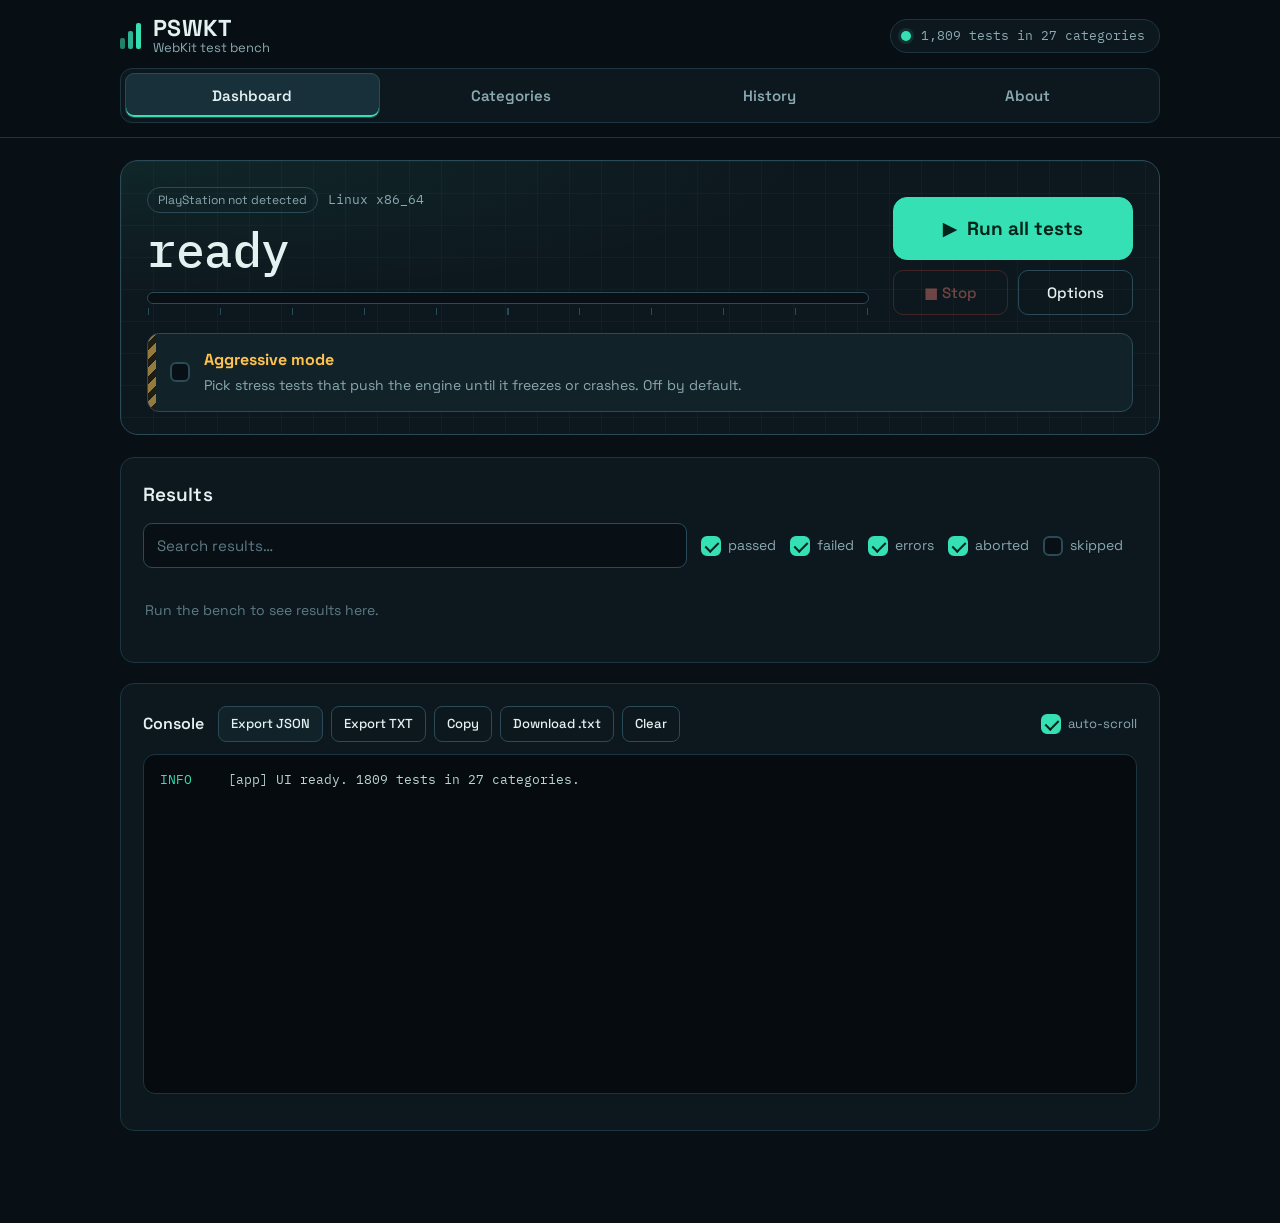
<file: index.html>
<!DOCTYPE html>
<html lang="en">
<head>
  <meta charset="utf-8">
  <meta name="viewport" content="width=device-width, initial-scale=1">
  <meta name="referrer" content="no-referrer">
  <title>PSWKT &mdash; WebKit test bench</title>
  <link rel="preconnect" href="https://fonts.googleapis.com">
  <link rel="preconnect" href="https://fonts.gstatic.com" crossorigin>
  <link rel="stylesheet" href="https://fonts.googleapis.com/css2?family=IBM+Plex+Mono:wght@400;500;600&family=Space+Grotesk:wght@400;500;600;700&display=swap">
  <link rel="stylesheet" href="css/styles.css?v=8">
</head>
<body>
  <header class="app-header">
    <div class="wrap header-inner">
      <div class="brand">
        <span class="brand-mark" aria-hidden="true"><span></span><span></span><span></span></span>
        <div class="brand-text">
          <h1 class="brand-name">PSWKT</h1>
          <span class="brand-sub">WebKit test bench</span>
        </div>
      </div>
      <div class="bench-status">
        <span class="status-lamp" aria-hidden="true"></span>
        <span id="brand-stats" class="brand-stats"></span>
      </div>
    </div>
    <div class="wrap">
      <nav class="tabbar" role="tablist" aria-label="Sections">
        <button class="tab is-active" type="button" role="tab" data-tab="dashboard" id="tab-dashboard">Dashboard</button>
        <button class="tab" type="button" role="tab" data-tab="categories" id="tab-categories">Categories</button>
        <button class="tab" type="button" role="tab" data-tab="history" id="tab-history">History</button>
        <button class="tab" type="button" role="tab" data-tab="about" id="tab-about">About</button>
      </nav>
    </div>
  </header>

  <main class="wrap">
    <div id="crash-banner" class="crash-banner" style="display:none"></div>

    <!-- ===================== DASHBOARD ===================== -->
    <section class="tabpanel is-active" id="panel-dashboard" role="tabpanel" aria-labelledby="tab-dashboard">
      <section class="bench" aria-label="Test bench">
        <div class="bench-top">
          <div class="readout">
            <div id="ps-hint" class="ps-line"></div>
            <div id="progress-text" class="progress-text" aria-live="polite">ready</div>
            <div class="meter" aria-hidden="true">
              <div class="progress-track"><div id="progress-bar" class="progress-bar"></div></div>
              <div class="meter-ticks"></div>
            </div>
          </div>
          <div class="bench-controls">
            <button id="btn-run-all" class="btn primary big" type="button">&#9654;&nbsp; Run all tests</button>
            <div class="bench-controls-row">
              <button id="btn-stop" class="btn danger" type="button" disabled>&#9632; Stop</button>
              <button id="btn-options-toggle" class="btn ghost" type="button">Options</button>
            </div>
          </div>
        </div>

        <div id="summary" class="summary"></div>

        <div id="options-panel" class="options-panel" style="display:none">
          <div class="options">
            <label>Deadline per test (ms)<input id="opt-timeout" type="number" value="4000" min="100" step="100"></label>
            <label>Memory budget (MB)<input id="opt-memory" type="number" value="64" min="1" step="1"></label>
            <label>Iteration cap<input id="opt-maxiter" type="number" value="5000000" min="1000" step="1000"></label>
          </div>
          <label class="toggle-card"><input id="opt-stream" type="checkbox"> Send the live log to the server as it runs (needs <code>api/log-stream.php</code>)</label>
        </div>

        <label class="hazard" for="opt-aggressive">
          <input id="opt-aggressive" type="checkbox">
          <span class="hazard-text"><b>Aggressive mode</b><span>Pick stress tests that push the engine until it freezes or crashes. Off by default.</span></span>
        </label>
        <div id="aggressive-list" class="aggressive-list" style="display:none"></div>
      </section>

      <section class="panel">
        <h2 class="panel-h">Results</h2>
        <div class="results-filter">
          <input id="result-search" type="text" placeholder="Search results&hellip;" spellcheck="false">
          <label><input id="filter-pass" type="checkbox" checked> passed</label>
          <label><input id="filter-fail" type="checkbox" checked> failed</label>
          <label><input id="filter-error" type="checkbox" checked> errors</label>
          <label><input id="filter-aborted" type="checkbox" checked> aborted</label>
          <label><input id="filter-skip" type="checkbox"> skipped</label>
          <span id="filter-count" class="muted"></span>
        </div>
        <div id="results" class="results"></div>
      </section>

      <section class="panel">
        <div class="log-toolbar">
          <strong class="panel-tag">Console</strong>
          <button id="btn-export-json" class="btn mini" type="button">Export JSON</button>
          <button id="btn-export-text" class="btn mini ghost" type="button">Export TXT</button>
          <button id="btn-copy-log" class="btn mini ghost" type="button">Copy</button>
          <button id="btn-download-log" class="btn mini ghost" type="button">Download .txt</button>
          <button id="btn-clear-log" class="btn mini ghost" type="button">Clear</button>
          <label class="log-autoscroll"><input id="opt-autoscroll" type="checkbox" checked> auto-scroll</label>
        </div>
        <div id="log-console" class="log-console"></div>
        <p id="log-copy-hint" class="muted"></p>
        <textarea id="log-copy-area" class="export-area" readonly spellcheck="false" style="display:none"></textarea>
        <textarea id="export-area" class="export-area" readonly spellcheck="false" style="display:none"></textarea>
        <p id="export-hint" class="muted"></p>
      </section>
    </section>

    <!-- ===================== CATEGORIES ===================== -->
    <section class="tabpanel" id="panel-categories" role="tabpanel" aria-labelledby="tab-categories" hidden>
      <section class="panel">
        <h2 class="panel-h">Categories &amp; custom run</h2>
        <p class="muted small">Tick only what you want, then <b>Run selection</b>. Each category and test can also run on its own.</p>
        <div class="run-bar">
          <button id="btn-run-selected" class="btn primary" type="button">&#9654;&nbsp; Run selection</button>
          <button id="btn-stop-2" class="btn danger" type="button" disabled>&#9632; Stop</button>
          <button id="btn-check-all" class="btn mini ghost" type="button">Check all</button>
          <button id="btn-uncheck-all" class="btn mini ghost" type="button">Uncheck all</button>
          <button id="btn-expand-all" class="btn mini ghost" type="button">Expand all</button>
          <button id="btn-collapse-all" class="btn mini ghost" type="button">Collapse all</button>
        </div>
        <div id="categories" class="categories"></div>
      </section>
    </section>

    <!-- ===================== HISTORY ===================== -->
    <section class="tabpanel" id="panel-history" role="tabpanel" aria-labelledby="tab-history" hidden>
      <section class="panel">
        <h2 class="panel-h">Session history <span id="store-kind" class="muted small"></span></h2>
        <p class="muted small">Every run creates a new session stored locally in the browser (IndexedDB) &mdash; no server required.</p>
        <div class="run-bar">
          <button id="btn-history-refresh" class="btn mini ghost" type="button">Refresh</button>
          <button id="btn-history-compare" class="btn mini primary" type="button">Compare selected</button>
          <button id="btn-history-clear" class="btn mini danger" type="button">Delete all</button>
        </div>
        <div id="history-list" class="history-list"></div>
        <div id="history-compare" class="history-compare"></div>
        <p id="history-hint" class="muted"></p>
      </section>
    </section>

    <!-- ===================== ABOUT ===================== -->
    <section class="tabpanel" id="panel-about" role="tabpanel" aria-labelledby="tab-about" hidden>
      <section class="panel">
        <h2 class="panel-h">Environment &amp; features</h2>
        <div id="env-info" class="env-info"></div>
        <div id="feature-grid" class="feature-grid"></div>
      </section>
      <section class="panel">
        <h2 class="panel-h">About this tool</h2>
        <p class="muted">PSWKT is a non-persistent JavaScript / WebKit diagnostic and robustness lab. It maps which
          APIs are really available, checks behaviours, and &mdash; in aggressive mode &mdash; stress-tests the engine
          to its limits. A JavaScript error observed here is a <b>behaviour to document</b>, not a finding.</p>
        <p class="muted">Aggressive tests can freeze or crash the browser tab. Many such crashes are simply the browser
          hitting its normal resource limits. A sandboxed browser strongly limits risk, but no guarantee of
          &laquo;&nbsp;no possible consequence&nbsp;&raquo; can be made &mdash; in practice the worst case is the tab
          dying and the console restarting. Local saving (IndexedDB) is best-effort: the per-test start marker is
          written before each test, but each result is saved asynchronously, so a brutal crash can still lose the
          last result(s).</p>
      </section>
    </section>
  </main>

  <!-- Core (order matters) -->
  <script src="js/core/log.js?v=8"></script>
  <script src="js/core/features.js?v=8"></script>
  <script src="js/core/guard.js?v=8"></script>
  <script src="js/core/runner.js?v=8"></script>
  <script src="js/core/export.js?v=8"></script>
  <script src="js/core/serverlog.js?v=8"></script>
  <script src="js/core/store.js?v=8"></script>
  <!-- Tests -->
  <script src="js/tests/typedarrays.js?v=8"></script>
  <script src="js/tests/canvas.js?v=8"></script>
  <script src="js/tests/objects.js?v=8"></script>
  <script src="js/tests/memory.js?v=8"></script>
  <script src="js/tests/strings.js?v=8"></script>
  <script src="js/tests/numbers.js?v=8"></script>
  <script src="js/tests/errors.js?v=8"></script>
  <script src="js/tests/async.js?v=8"></script>
  <script src="js/tests/platform.js?v=8"></script>
  <script src="js/tests/dom.js?v=8"></script>
  <script src="js/tests/_factory.js?v=8"></script>
  <script src="js/tests/builtins.js?v=8"></script>
  <script src="js/tests/globals.js?v=8"></script>
  <script src="js/tests/css.js?v=8"></script>
  <script src="js/tests/canvas2d_api.js?v=8"></script>
  <script src="js/tests/webgl_caps.js?v=8"></script>
  <script src="js/tests/media.js?v=8"></script>
  <script src="js/tests/input.js?v=8"></script>
  <script src="js/tests/syntax.js?v=8"></script>
  <script src="js/tests/ps5profile.js?v=8"></script>
  <script src="js/tests/_fuzz.js?v=8"></script>
  <script src="js/tests/fuzz_parsers.js?v=8"></script>
  <script src="js/tests/fuzz_builtins.js?v=8"></script>
  <script src="js/tests/fuzz_typedarrays.js?v=8"></script>
  <script src="js/tests/fuzz_structural.js?v=8"></script>
  <script src="js/tests/fuzz_robustness.js?v=8"></script>
  <script src="js/tests/fuzz_robustness2.js?v=8"></script>
  <script src="js/tests/fuzz_aggressive.js?v=8"></script>
  <script src="js/tests/fuzz_aggressive2.js?v=8"></script>
  <script src="js/tests/fuzz_aggressive3.js?v=8"></script>
  <script src="js/tests/webapis.js?v=8"></script>
  <script src="js/tests/natives_more.js?v=8"></script>
  <script src="js/tests/css_more.js?v=8"></script>
  <script src="js/tests/syntax_more.js?v=8"></script>
  <script src="js/tests/media_more.js?v=8"></script>
  <script src="js/tests/webgl_more.js?v=8"></script>
  <script src="js/tests/behaviors.js?v=8"></script>
  <script src="js/tests/behaviors2.js?v=8"></script>
  <script src="js/app.js?v=8"></script>
</body>
</html>
</file>
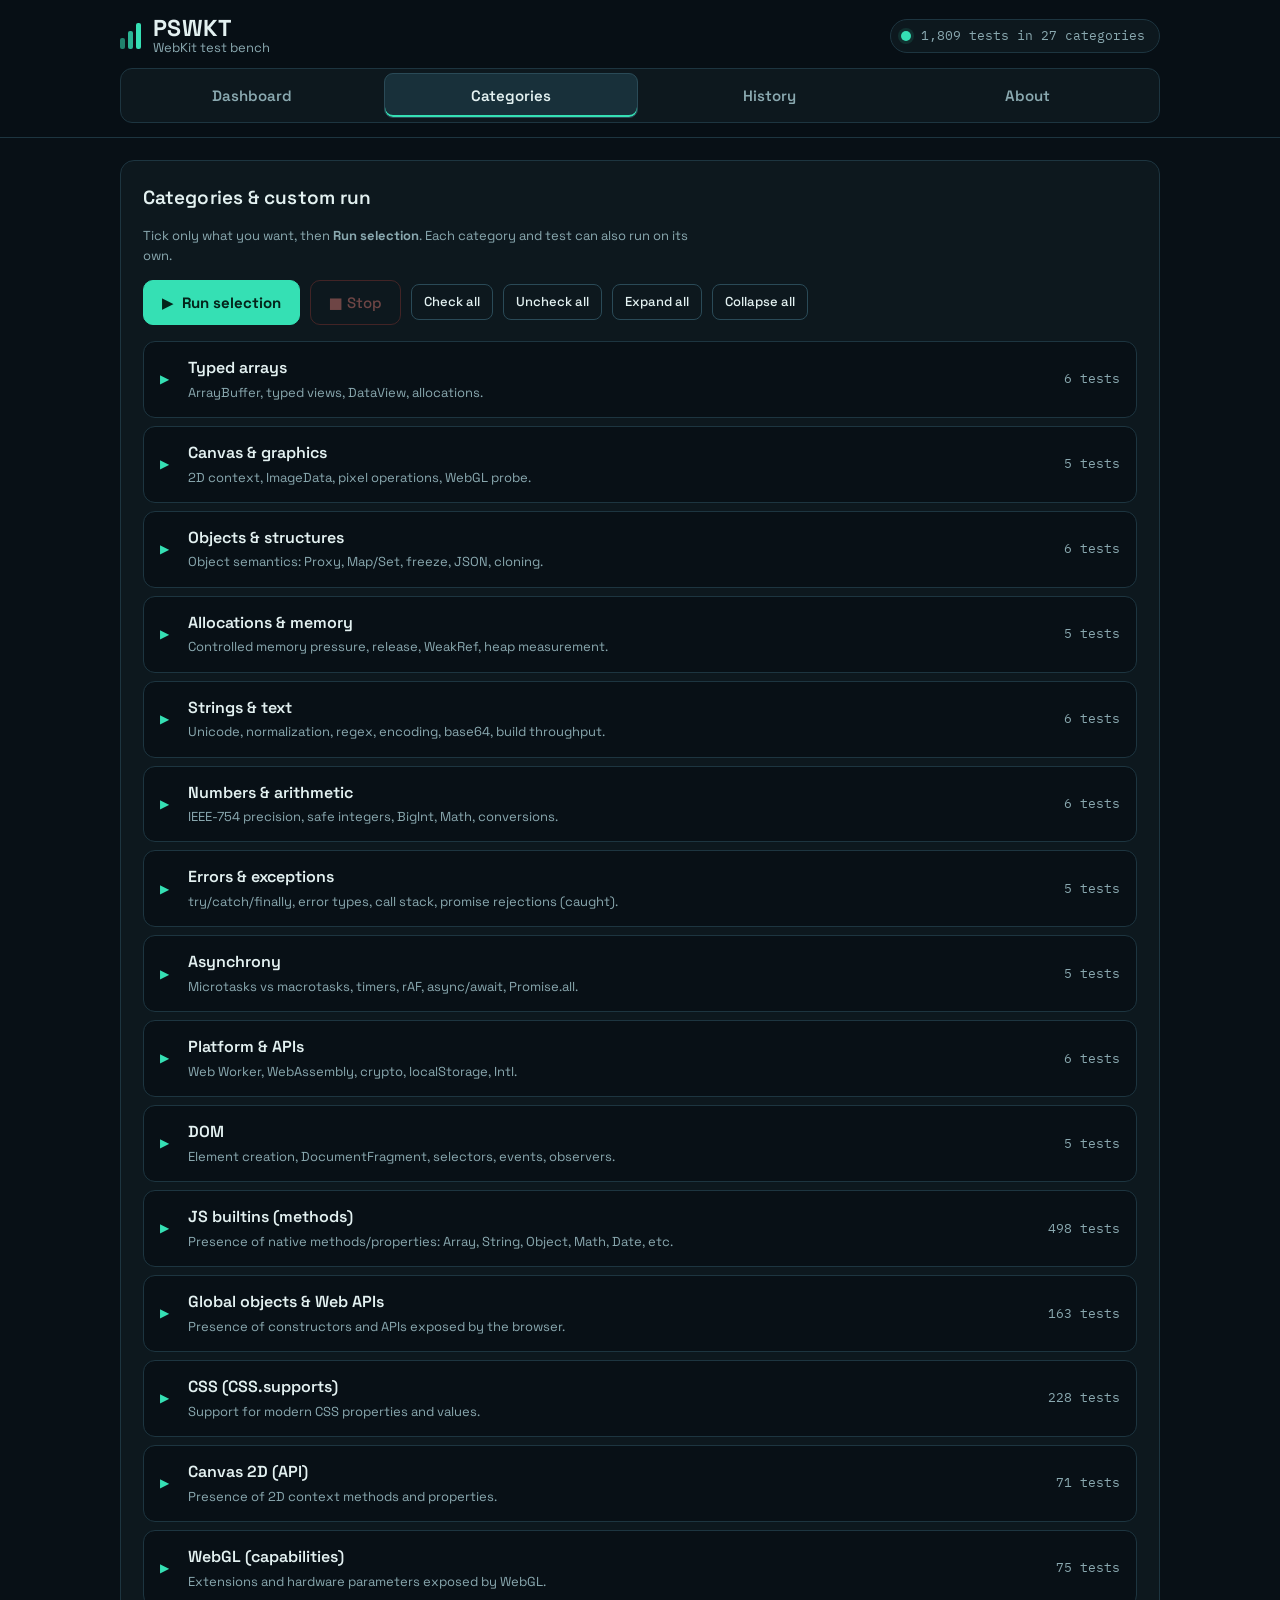
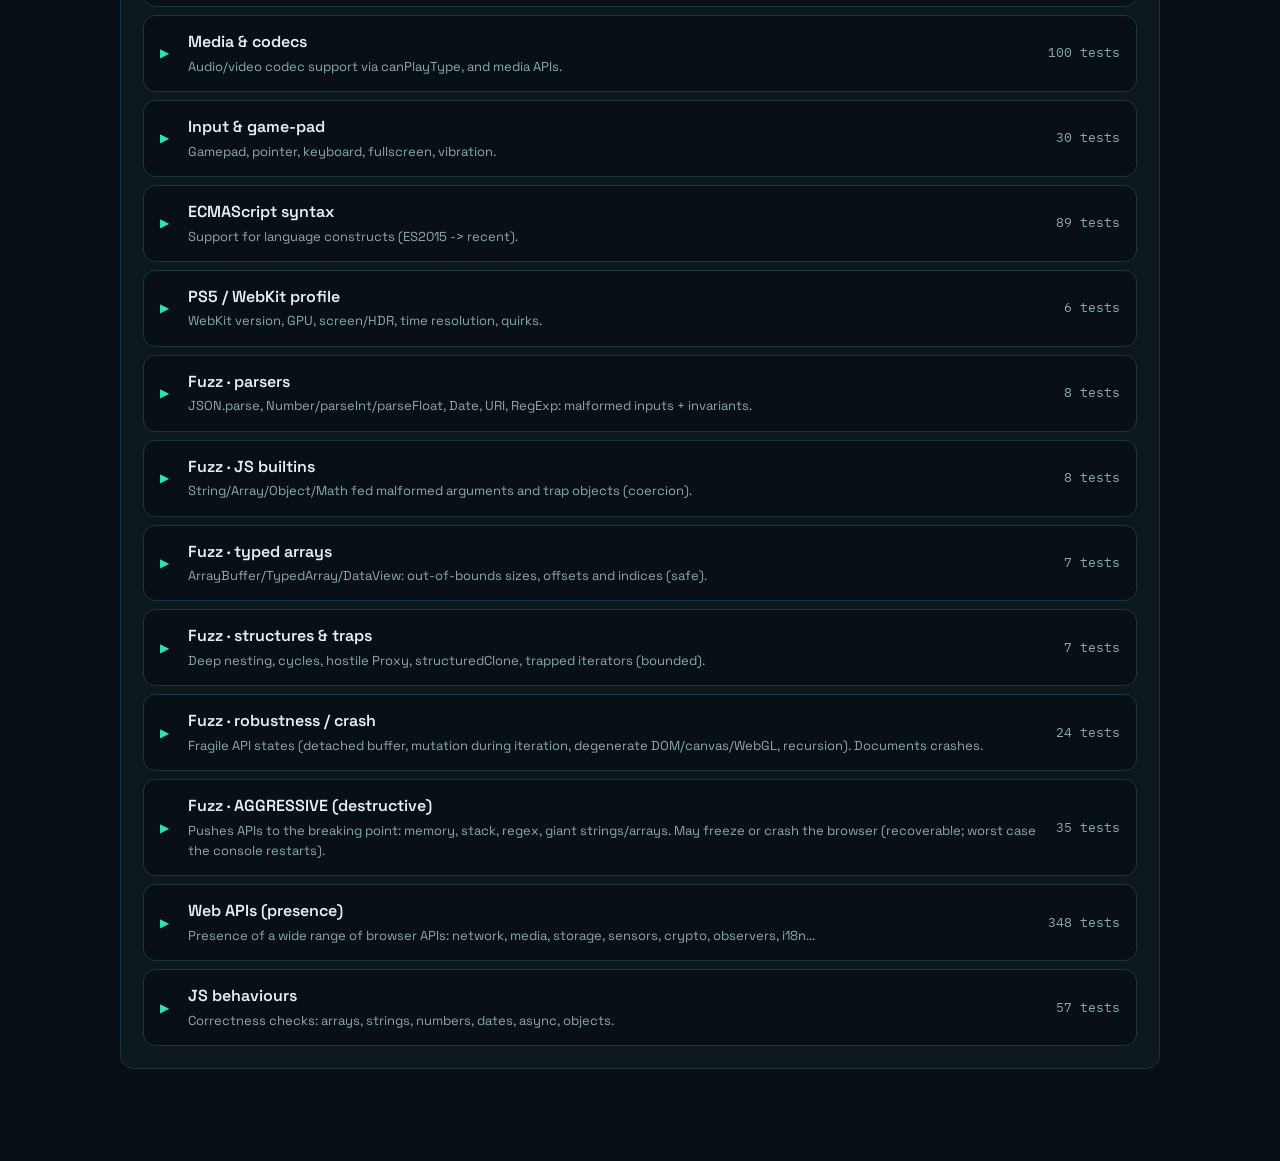
<file: tests.html>
<!DOCTYPE html>
<html lang="en">
<head>
  <meta charset="utf-8">
  <meta name="viewport" content="width=device-width, initial-scale=1">
  <title>PSWKT</title>
  <script>location.replace('index.html#categories');</script>
  <meta http-equiv="refresh" content="0; url=index.html#categories">
</head>
<body>
  <p>Moved to <a href="index.html#categories">index.html</a>.</p>
</body>
</html>
</file>
<file: css/styles.css>
/*
 * PSWKT - WebKit test bench
 *
 * Concept: an instrument bench / oscilloscope. Cool phosphor = a healthy signal
 * (diagnostic mode), hot amber -> red = an engine pushed toward failure (stress
 * mode). The bench at the top of the Dashboard is the one loud element: a live
 * readout on a graticule screen. Everything else stays quiet and disciplined.
 *
 * Built for the PS5 browser: every control is a native focusable element with a
 * very visible focus ring, so D-pad spatial navigation is easy to follow on a TV.
 */

:root {
  /* Base */
  --void: #081016;
  --panel: #0d181e;
  --panel-2: #122229;
  --panel-3: #18303a;
  --line: #1d3540;
  --line-2: #2a4a57;
  --ink: #e3f1f1;
  --ink-dim: #8aa9b0;
  --ink-faint: #5d7b83;

  /* Signal */
  --phosphor: #35e0b4;
  --phosphor-ink: #04241b;
  --phosphor-soft: rgba(53, 224, 180, 0.12);
  --amber: #ffc24d;
  --ember: #ff7a33;
  --signal: #ff5244;
  --slate: #61808a;
  --focus: #ffe066;

  /* Type */
  --f-ui: "Space Grotesk", system-ui, -apple-system, "Segoe UI", Roboto, Helvetica, Arial, sans-serif;
  --f-mono: "IBM Plex Mono", ui-monospace, "SF Mono", Menlo, Consolas, "Liberation Mono", monospace;

  /* Shape (radius follows hierarchy, not one value everywhere) */
  --r-bench: 18px;
  --r-panel: 14px;
  --r-row: 10px;
  --r-ctl: 10px;
}

* { box-sizing: border-box; }
html { -webkit-text-size-adjust: 100%; }

body {
  margin: 0;
  background: var(--void);
  color: var(--ink);
  font-family: var(--f-ui);
  font-size: 16px;
  line-height: 1.55;
  -webkit-font-smoothing: antialiased;
}

code { font-family: var(--f-mono); font-size: 0.86em; color: var(--phosphor); }

.wrap { max-width: 1080px; margin: 0 auto; padding: 0 20px; }

/* ===================================================================
   Header: wordmark, live lamp, segmented tab selector
   =================================================================== */
.app-header {
  position: sticky; top: 0; z-index: 30;
  background: rgba(8, 16, 22, 0.92);
  backdrop-filter: blur(12px); -webkit-backdrop-filter: blur(12px);
  border-bottom: 1px solid var(--line);
}
.header-inner {
  display: flex; align-items: center; justify-content: space-between;
  gap: 16px; flex-wrap: wrap; padding-top: 16px; padding-bottom: 12px;
}
.brand { display: flex; align-items: center; gap: 12px; }
/* Three bars like a level meter: the mark is the product's own instrument. */
.brand-mark { display: inline-flex; align-items: flex-end; gap: 3px; height: 26px; }
.brand-mark span { width: 5px; border-radius: 2px; background: var(--phosphor); }
.brand-mark span:nth-child(1) { height: 40%; opacity: 0.55; }
.brand-mark span:nth-child(2) { height: 70%; opacity: 0.8; }
.brand-mark span:nth-child(3) { height: 100%; }
body.hazard-on .brand-mark span { background: var(--amber); }
.brand-text { display: flex; flex-direction: column; line-height: 1.1; }
.brand-name { margin: 0; font-size: 23px; font-weight: 700; letter-spacing: 0.02em; }
.brand-sub { font-size: 13px; color: var(--ink-dim); }

.bench-status {
  display: inline-flex; align-items: center; gap: 10px;
  font-family: var(--f-mono); font-size: 13px; color: var(--ink-dim);
  background: var(--panel); border: 1px solid var(--line); border-radius: 999px;
  padding: 6px 14px 6px 10px;
}
.status-lamp {
  width: 10px; height: 10px; border-radius: 50%; flex: none;
  background: var(--phosphor); box-shadow: 0 0 0 3px var(--phosphor-soft);
}
body.hazard-on .status-lamp { background: var(--amber); box-shadow: 0 0 0 3px rgba(255, 194, 77, 0.16); }
body.running .status-lamp { animation: lamp 1s ease-in-out infinite; }
@keyframes lamp { 50% { opacity: 0.35; } }

/* Segmented selector instead of a plain underline: easier to read and to see
   which section is selected from a sofa. */
.tabbar {
  display: flex; gap: 4px; padding: 4px; margin-bottom: 14px;
  background: var(--panel); border: 1px solid var(--line); border-radius: 12px;
  overflow-x: auto; -webkit-overflow-scrolling: touch;
}
.tab {
  appearance: none; -webkit-appearance: none; flex: 1 1 0; min-width: 104px;
  font: inherit; font-size: 15px; font-weight: 600; color: var(--ink-dim);
  background: transparent; border: 1px solid transparent; border-radius: 9px;
  padding: 10px 16px; cursor: pointer; white-space: nowrap;
  transition: color 0.15s ease, background 0.15s ease, border-color 0.15s ease;
}
.tab:hover { color: var(--ink); background: var(--panel-2); }
.tab.is-active {
  color: var(--ink); background: var(--panel-3); border-color: var(--line-2);
  box-shadow: inset 0 -2px 0 var(--phosphor);
}
body.hazard-on .tab.is-active { box-shadow: inset 0 -2px 0 var(--amber); }

/* ===================================================================
   Page + panels
   =================================================================== */
main.wrap { padding-top: 22px; padding-bottom: 72px; }

.tabpanel[hidden] { display: none; }
.tabpanel.is-active { animation: panel-in 0.22s ease; }
@keyframes panel-in { from { opacity: 0; transform: translateY(6px); } to { opacity: 1; transform: none; } }

.panel {
  background: var(--panel); border: 1px solid var(--line); border-radius: var(--r-panel);
  padding: 22px; margin-bottom: 20px;
}
.panel-h { margin: 0 0 14px; font-size: 19px; font-weight: 600; letter-spacing: 0.005em; }
.panel-tag { font-size: 16px; font-weight: 600; margin-right: 6px; }
.muted { color: var(--ink-dim); font-size: 14px; }
.muted.small, .small { font-size: 13px; }
p.muted { max-width: 72ch; }

/* ===================================================================
   Controls
   =================================================================== */
button, .btn {
  appearance: none; -webkit-appearance: none; font: inherit; cursor: pointer;
  color: var(--ink); background: var(--panel-2); border: 1px solid var(--line-2);
  padding: 10px 18px; font-size: 15px; font-weight: 500; border-radius: var(--r-ctl);
  transition: background 0.15s ease, border-color 0.15s ease, color 0.15s ease, transform 0.1s ease;
}
button:hover, .btn:hover { background: var(--panel-3); border-color: var(--ink-faint); }
button:active, .btn:active { transform: translateY(1px); }
button:disabled, .btn:disabled { opacity: 0.4; cursor: not-allowed; transform: none; }

.primary { background: var(--phosphor); border-color: var(--phosphor); color: var(--phosphor-ink); font-weight: 700; }
.primary:hover { background: #5cecc8; border-color: #5cecc8; }
body.hazard-on .bench .primary { background: var(--amber); border-color: var(--amber); color: #2a1a00; }
body.hazard-on .bench .primary:hover { background: #ffd27a; border-color: #ffd27a; }

.danger { background: transparent; border-color: rgba(255, 82, 68, 0.55); color: #ff8a7f; }
.danger:not(:disabled):hover { background: var(--signal); border-color: var(--signal); color: #fff; }
body.running .danger:not(:disabled) { background: var(--signal); border-color: var(--signal); color: #fff; }

.ghost { background: transparent; }
.mini { padding: 7px 12px; font-size: 13px; border-radius: 8px; }
.big { font-size: 19px; padding: 16px 28px; border-radius: 14px; }

/* Text and number fields */
input[type="text"], input[type="number"], textarea {
  font: inherit; color: var(--ink); background: var(--void);
  border: 1px solid var(--line-2); border-radius: 9px;
}
input[type="text"]::placeholder { color: var(--ink-faint); }

/* Custom checkbox */
input[type="checkbox"] {
  appearance: none; -webkit-appearance: none; -moz-appearance: none;
  width: 20px; height: 20px; flex: none; margin: 0; cursor: pointer; position: relative;
  background: var(--void); border: 2px solid var(--line-2); border-radius: 6px;
  transition: background 0.15s ease, border-color 0.15s ease, transform 0.1s ease;
  vertical-align: middle;
}
input[type="checkbox"]:hover { border-color: var(--phosphor); }
input[type="checkbox"]:active { transform: scale(0.92); }
input[type="checkbox"]:checked { background: var(--phosphor); border-color: var(--phosphor); }
input[type="checkbox"]:checked::after {
  content: ""; position: absolute; left: 5px; top: 1px; width: 6px; height: 11px;
  border: solid var(--phosphor-ink); border-width: 0 2.5px 2.5px 0; transform: rotate(45deg);
}

/* Focus: one strong, high-contrast ring for keyboard and game-pad. */
:focus { outline: none; }
button:focus-visible, .btn:focus-visible, .tab:focus-visible,
input:focus-visible, textarea:focus-visible, a:focus-visible, [tabindex]:focus-visible {
  outline: 3px solid var(--focus); outline-offset: 2px;
}
label:focus-within { outline: 2px solid rgba(255, 224, 102, 0.55); outline-offset: 3px; border-radius: 10px; }

.run-bar { display: flex; flex-wrap: wrap; gap: 10px; align-items: center; margin-bottom: 16px; }

/* ===================================================================
   The bench: the one loud element
   =================================================================== */
.bench {
  position: relative; margin-bottom: 22px; padding: 26px 26px 22px;
  border: 1px solid var(--line-2); border-radius: var(--r-bench);
  background:
    radial-gradient(120% 90% at 0% 0%, rgba(53, 224, 180, 0.07), transparent 55%),
    linear-gradient(rgba(53, 224, 180, 0.045) 1px, transparent 1px),
    linear-gradient(90deg, rgba(53, 224, 180, 0.045) 1px, transparent 1px),
    var(--panel);
  background-size: auto, 32px 32px, 32px 32px, auto;
}
body.hazard-on .bench {
  border-color: rgba(255, 194, 77, 0.45);
  background:
    radial-gradient(120% 90% at 0% 0%, rgba(255, 122, 51, 0.09), transparent 55%),
    linear-gradient(rgba(255, 194, 77, 0.045) 1px, transparent 1px),
    linear-gradient(90deg, rgba(255, 194, 77, 0.045) 1px, transparent 1px),
    var(--panel);
  background-size: auto, 32px 32px, 32px 32px, auto;
}

.bench-top { display: grid; grid-template-columns: minmax(0, 1fr) auto; gap: 24px; align-items: end; }
.readout { min-width: 0; }

.ps-line { display: flex; flex-wrap: wrap; align-items: center; gap: 10px; margin-bottom: 10px; font-size: 14px; color: var(--ink-dim); }
.badge { font-size: 12px; padding: 3px 10px; border-radius: 999px; border: 1px solid var(--line-2); color: var(--ink-dim); }
.badge-ps { border-color: var(--phosphor); color: var(--phosphor); }
.env-ua { font-family: var(--f-mono); font-size: 13px; }

/* The live state, set large in mono: this IS the hero. */
.progress-text {
  font-family: var(--f-mono); font-weight: 500;
  font-size: clamp(28px, 5.2vw, 48px); line-height: 1.1; letter-spacing: -0.01em;
  color: var(--ink); font-variant-numeric: tabular-nums;
  white-space: pre-wrap; word-break: break-word;
}

.meter { margin-top: 16px; }
.progress-track {
  height: 12px; border-radius: 999px; overflow: hidden;
  background: var(--void); border: 1px solid var(--line-2);
}
.progress-bar {
  height: 100%; width: 0%; border-radius: 999px;
  background: var(--phosphor); box-shadow: 0 0 14px rgba(53, 224, 180, 0.5);
  transition: width 0.2s ease;
}
body.hazard-on .progress-bar { background: var(--amber); box-shadow: 0 0 14px rgba(255, 194, 77, 0.45); }
body.running .progress-bar {
  background-image: repeating-linear-gradient(115deg, rgba(255, 255, 255, 0.22) 0 8px, transparent 8px 16px);
  background-size: 32px 100%; animation: scan 0.7s linear infinite;
}
@keyframes scan { to { background-position: 32px 0; } }
.meter-ticks {
  height: 7px; margin: 4px 1px 0;
  background: repeating-linear-gradient(90deg, var(--line-2) 0 1px, transparent 1px 10%);
  border-right: 1px solid var(--line-2);
}

.bench-controls { display: flex; flex-direction: column; gap: 10px; align-items: stretch; min-width: 240px; }
.bench-controls-row { display: flex; gap: 10px; }
.bench-controls-row .btn { flex: 1; }

/* Summary of the last run */
.summary { display: flex; flex-wrap: wrap; gap: 8px; margin-top: 18px; }
.summary:empty { display: none; }
.chip {
  display: inline-flex; align-items: baseline; gap: 6px;
  padding: 5px 12px; border-radius: 999px; font-size: 13px;
  background: var(--void); border: 1px solid var(--line);
}
.chip b { font-family: var(--f-mono); font-weight: 600; font-size: 14px; }
.chip-pass b { color: var(--phosphor); }
.chip-fail b { color: var(--amber); }
.chip-error b { color: var(--signal); }
.chip-aborted b { color: var(--ember); }
.chip-skip b { color: var(--slate); }
.chip-aborted { border-color: rgba(255, 122, 51, 0.45); }
.classif-line { display: flex; flex-wrap: wrap; gap: 6px; width: 100%; margin-top: 2px; }
.classif-chip { font-size: 12px; padding: 3px 10px; border-radius: 999px; border: 1px solid var(--line); color: var(--ink-dim); background: transparent; }

/* Options + toggles */
.options-panel { margin-top: 18px; padding-top: 18px; border-top: 1px dashed var(--line-2); animation: panel-in 0.18s ease; }
.options { display: flex; flex-wrap: wrap; gap: 16px; margin-bottom: 12px; }
.options label { display: flex; flex-direction: column; gap: 6px; font-size: 13px; color: var(--ink-dim); }
.options input[type="number"] { padding: 9px 11px; font-size: 15px; width: 170px; font-family: var(--f-mono); }
.toggle-card { display: flex; align-items: flex-start; gap: 10px; font-size: 14px; color: var(--ink-dim); cursor: pointer; }
.toggle-card input[type="checkbox"] { margin-top: 2px; }

/* Aggressive mode: a hazard switch, striped edge = "this one is dangerous". */
.hazard {
  display: flex; align-items: center; gap: 14px; margin-top: 18px; cursor: pointer;
  padding: 14px 16px 14px 22px; position: relative; overflow: hidden;
  background: var(--panel-2); border: 1px solid var(--line-2); border-radius: 12px;
  transition: border-color 0.15s ease, background 0.15s ease;
}
.hazard::before {
  content: ""; position: absolute; left: 0; top: 0; bottom: 0; width: 8px;
  background: repeating-linear-gradient(135deg, var(--amber) 0 6px, #2a1a00 6px 12px);
  opacity: 0.55;
}
.hazard:hover { border-color: rgba(255, 194, 77, 0.55); }
body.hazard-on .hazard { border-color: var(--amber); background: rgba(255, 194, 77, 0.07); }
body.hazard-on .hazard::before { opacity: 1; }
.hazard input[type="checkbox"]:checked { background: var(--amber); border-color: var(--amber); }
.hazard input[type="checkbox"]:checked::after { border-color: #2a1a00; }
.hazard-text { display: flex; flex-direction: column; gap: 2px; }
.hazard-text b { font-size: 16px; color: var(--amber); }
.hazard-text span { font-size: 14px; color: var(--ink-dim); }

.aggressive-list {
  margin-top: 12px; padding: 14px 16px; border-radius: 12px;
  background: rgba(255, 122, 51, 0.06); border: 1px solid rgba(255, 122, 51, 0.35);
  animation: panel-in 0.18s ease;
}
.aggressive-list > p { margin: 0 0 10px; }
.aggr-tools { display: flex; gap: 8px; margin-bottom: 8px; }
.aggr-row { display: flex; align-items: center; gap: 12px; padding: 8px 2px; font-size: 14px; cursor: pointer; border-top: 1px solid rgba(255, 122, 51, 0.16); }
.aggr-row input[type="checkbox"]:checked { background: var(--amber); border-color: var(--amber); }
.aggr-row input[type="checkbox"]:checked::after { border-color: #2a1a00; }
.aggr-name { flex: 1; min-width: 0; }
.aggr-cat { font-family: var(--f-mono); font-size: 12px; color: var(--ink-faint); }

/* ===================================================================
   Results: a signal log
   =================================================================== */
.results-filter { display: flex; flex-wrap: wrap; align-items: center; gap: 14px; margin-bottom: 14px; }
.results-filter input[type="text"] { flex: 1 1 240px; padding: 10px 13px; font-size: 15px; }
.results-filter label { display: inline-flex; align-items: center; gap: 7px; font-size: 14px; color: var(--ink-dim); cursor: pointer; }
#filter-count { font-family: var(--f-mono); font-size: 13px; margin-left: auto; }

.results { display: flex; flex-direction: column; gap: 6px; max-height: 64vh; overflow-y: auto; padding-right: 6px; }
.results:empty::before { content: "Run the bench to see results here."; color: var(--ink-faint); font-size: 14px; padding: 18px 2px; }

.result-row {
  display: grid; grid-template-columns: 66px minmax(0, 1fr); gap: 12px;
  padding: 11px 14px; border-radius: var(--r-row);
  background: var(--void); border: 1px solid var(--line);
  box-shadow: inset 3px 0 0 var(--slate);
}
.result-row.status-pass { box-shadow: inset 3px 0 0 var(--phosphor); }
.result-row.status-fail { box-shadow: inset 3px 0 0 var(--amber); }
.result-row.status-error { box-shadow: inset 3px 0 0 var(--signal); border-color: rgba(255, 82, 68, 0.3); }
.result-row.status-aborted { box-shadow: inset 3px 0 0 var(--ember); }
.result-row.status-skip { box-shadow: inset 3px 0 0 var(--slate); opacity: 0.8; }

.result-status { font-family: var(--f-mono); font-size: 12px; font-weight: 600; padding-top: 2px; color: var(--slate); }
.status-pass .result-status { color: var(--phosphor); }
.status-fail .result-status { color: var(--amber); }
.status-error .result-status { color: var(--signal); }
.status-aborted .result-status { color: var(--ember); }

.result-main { min-width: 0; }
.result-name { font-weight: 600; font-size: 15px; }
.result-class { font-size: 13px; margin: 2px 0; color: var(--ink-dim); }
.class-conforme { color: var(--phosphor); }
.class-incorrect { color: var(--amber); }
.class-exception { color: var(--signal); }
.class-timeout, .class-interrompu { color: var(--ember); }
.class-incompatible, .class-non_execute { color: var(--ink-faint); }
.result-detail { font-size: 13.5px; color: var(--ink-dim); word-break: break-word; }
.result-meas { margin-top: 4px; font-family: var(--f-mono); font-size: 11.5px; color: var(--ink-faint); word-break: break-all; max-height: 54px; overflow: hidden; }
.result-error { margin-top: 4px; font-family: var(--f-mono); font-size: 12px; color: var(--signal); word-break: break-word; }

.annot-slot { margin-top: 8px; }
.annot-open { font-size: 12px; padding: 4px 10px; }
.annot { display: flex; flex-wrap: wrap; gap: 6px; align-items: center; }
.tag { font-size: 12px; padding: 4px 10px; border-radius: 999px; background: transparent; border: 1px solid var(--line-2); color: var(--ink-dim); }
.tag.tag-on { background: var(--phosphor); border-color: var(--phosphor); color: var(--phosphor-ink); }
.annot-note { flex: 1 1 200px; padding: 6px 10px; font-size: 13px; }

/* ===================================================================
   Console: an honest terminal
   =================================================================== */
.log-toolbar { display: flex; flex-wrap: wrap; align-items: center; gap: 8px; margin-bottom: 12px; }
.log-autoscroll { display: inline-flex; align-items: center; gap: 7px; margin-left: auto; font-size: 13px; color: var(--ink-dim); cursor: pointer; }
.log-console {
  height: 340px; overflow-y: auto; padding: 14px 16px;
  background: #050b0f; border: 1px solid var(--line); border-radius: 12px;
  font-family: var(--f-mono); font-size: 12.5px; line-height: 1.6;
}
.log-console:empty::before { content: "$ waiting for a run"; color: var(--ink-faint); }
.log-line { display: flex; gap: 12px; }
.log-lvl { flex: none; min-width: 56px; color: var(--ink-faint); }
.log-info .log-lvl { color: var(--phosphor); }
.log-pass .log-lvl { color: var(--phosphor); }
.log-metric .log-lvl { color: #7fc6ff; }
.log-fail .log-lvl, .log-warn .log-lvl { color: var(--amber); }
.log-error .log-lvl { color: var(--signal); }
.log-msg { color: #bcd3d6; word-break: break-word; }
.export-area {
  width: 100%; height: 190px; margin-top: 12px; padding: 12px;
  background: #050b0f; font-family: var(--f-mono); font-size: 12px;
}

/* ===================================================================
   Categories: collapsible instrument rows
   =================================================================== */
.categories { display: flex; flex-direction: column; gap: 8px; }
.cat-card { background: var(--void); border: 1px solid var(--line); border-radius: 12px; overflow: hidden; }
.cat-card.open { border-color: var(--line-2); }
.cat-head {
  display: flex; align-items: center; gap: 14px; width: 100%; text-align: left;
  padding: 14px 16px; font: inherit; color: var(--ink);
  background: transparent; border: none; border-radius: 0; cursor: pointer;
  transition: background 0.15s ease;
}
.cat-head:hover { background: var(--panel-2); }
.cat-card.open .cat-head { background: var(--panel-2); }
.cat-caret { flex: none; width: 14px; color: var(--phosphor); font-size: 12px; transition: transform 0.18s ease; }
.cat-card.open .cat-caret { transform: rotate(90deg); }
.cat-title { flex: 1; min-width: 0; }
.cat-title h3 { margin: 0; font-size: 16px; font-weight: 600; }
.cat-desc { margin: 2px 0 0; font-size: 13px; color: var(--ink-dim); }
.cat-count { flex: none; font-family: var(--f-mono); font-size: 13px; color: var(--ink-dim); }
.cat-tests { padding: 4px 16px 14px 44px; }
.cat-tests.collapsed { display: none; }
.cat-actions { display: flex; flex-wrap: wrap; gap: 8px; padding: 6px 0 10px; }
.cat-list { display: flex; flex-direction: column; }
.test-line { display: flex; align-items: center; gap: 10px; padding: 7px 0; border-top: 1px solid var(--line); }
.test-row { display: flex; align-items: center; gap: 10px; flex: 1; min-width: 0; cursor: pointer; }
.test-name { flex: none; font-size: 14px; font-weight: 500; }
.test-desc { min-width: 0; font-size: 13px; color: var(--ink-faint); overflow: hidden; text-overflow: ellipsis; white-space: nowrap; }

/* ===================================================================
   History
   =================================================================== */
.history-list { display: flex; flex-direction: column; gap: 8px; }
.history-list > p { margin: 0; }
.hist-row { padding: 14px 16px; background: var(--void); border: 1px solid var(--line); border-radius: 12px; }
.hist-head { display: flex; flex-wrap: wrap; align-items: center; gap: 10px; }
.hist-label { font-weight: 600; }
.hist-when { margin-left: auto; font-family: var(--f-mono); font-size: 12px; }
.hist-sum { margin: 6px 0 10px; font-family: var(--f-mono); font-size: 12.5px; color: var(--ink-dim); }
.hist-btns { display: flex; flex-wrap: wrap; gap: 6px; }
.history-compare { margin-top: 16px; overflow-x: auto; }
.history-compare h4 { margin: 0 0 10px; font-size: 15px; }
.cmp-table { width: 100%; border-collapse: collapse; font-size: 13.5px; }
.cmp-table th, .cmp-table td { padding: 8px 12px; border-bottom: 1px solid var(--line); text-align: left; }
.cmp-table th { color: var(--ink-dim); font-weight: 600; }
.cmp-table td { font-family: var(--f-mono); }
.cmp-table td:first-child { font-family: var(--f-ui); color: var(--ink-dim); }

/* ===================================================================
   About: environment + feature grid
   =================================================================== */
.env-info { display: grid; gap: 0; margin-bottom: 18px; }
.kv { display: flex; justify-content: space-between; gap: 16px; padding: 7px 0; border-bottom: 1px solid var(--line); font-size: 14px; }
.kv .k { color: var(--ink-dim); }
.kv .v { text-align: right; word-break: break-all; font-family: var(--f-mono); font-size: 13px; }
.feature-grid { display: grid; grid-template-columns: repeat(auto-fill, minmax(210px, 1fr)); gap: 12px; }
.feat-group { padding: 14px; background: var(--void); border: 1px solid var(--line); border-radius: 12px; }
.feat-group h4 { margin: 0 0 8px; font-size: 14px; font-weight: 600; }
.feat { display: flex; align-items: center; gap: 9px; padding: 2px 0; font-size: 13px; }
.feat .dot { width: 8px; height: 8px; border-radius: 50%; flex: none; }
.feat-on .dot { background: var(--phosphor); }
.feat-off .dot { background: transparent; border: 1px solid var(--ink-faint); }
.feat-off .feat-name { color: var(--ink-faint); }

/* ===================================================================
   Crash banner
   =================================================================== */
.crash-banner {
  margin-bottom: 20px; padding: 16px 18px; line-height: 1.55; font-size: 14.5px;
  background: rgba(255, 82, 68, 0.08); border: 1px solid rgba(255, 82, 68, 0.45);
  border-radius: 12px; box-shadow: inset 4px 0 0 var(--signal);
}
.crash-banner strong { color: #ff8a7f; }
.crash-banner button { margin: 10px 8px 0 0; }

/* ===================================================================
   Small screens + motion preferences
   =================================================================== */
@media (max-width: 720px) {
  .bench { padding: 20px 18px; }
  .bench-top { grid-template-columns: 1fr; }
  .bench-controls { min-width: 0; }
  .header-inner { padding-top: 12px; }
  .tab { min-width: 0; padding: 9px 4px; font-size: 14px; }
  .cat-tests { padding-left: 16px; }
  .result-row { grid-template-columns: 1fr; gap: 4px; }
}

@media (prefers-reduced-motion: reduce) {
  *, *::before, *::after { animation: none !important; transition: none !important; }
}
</file>
